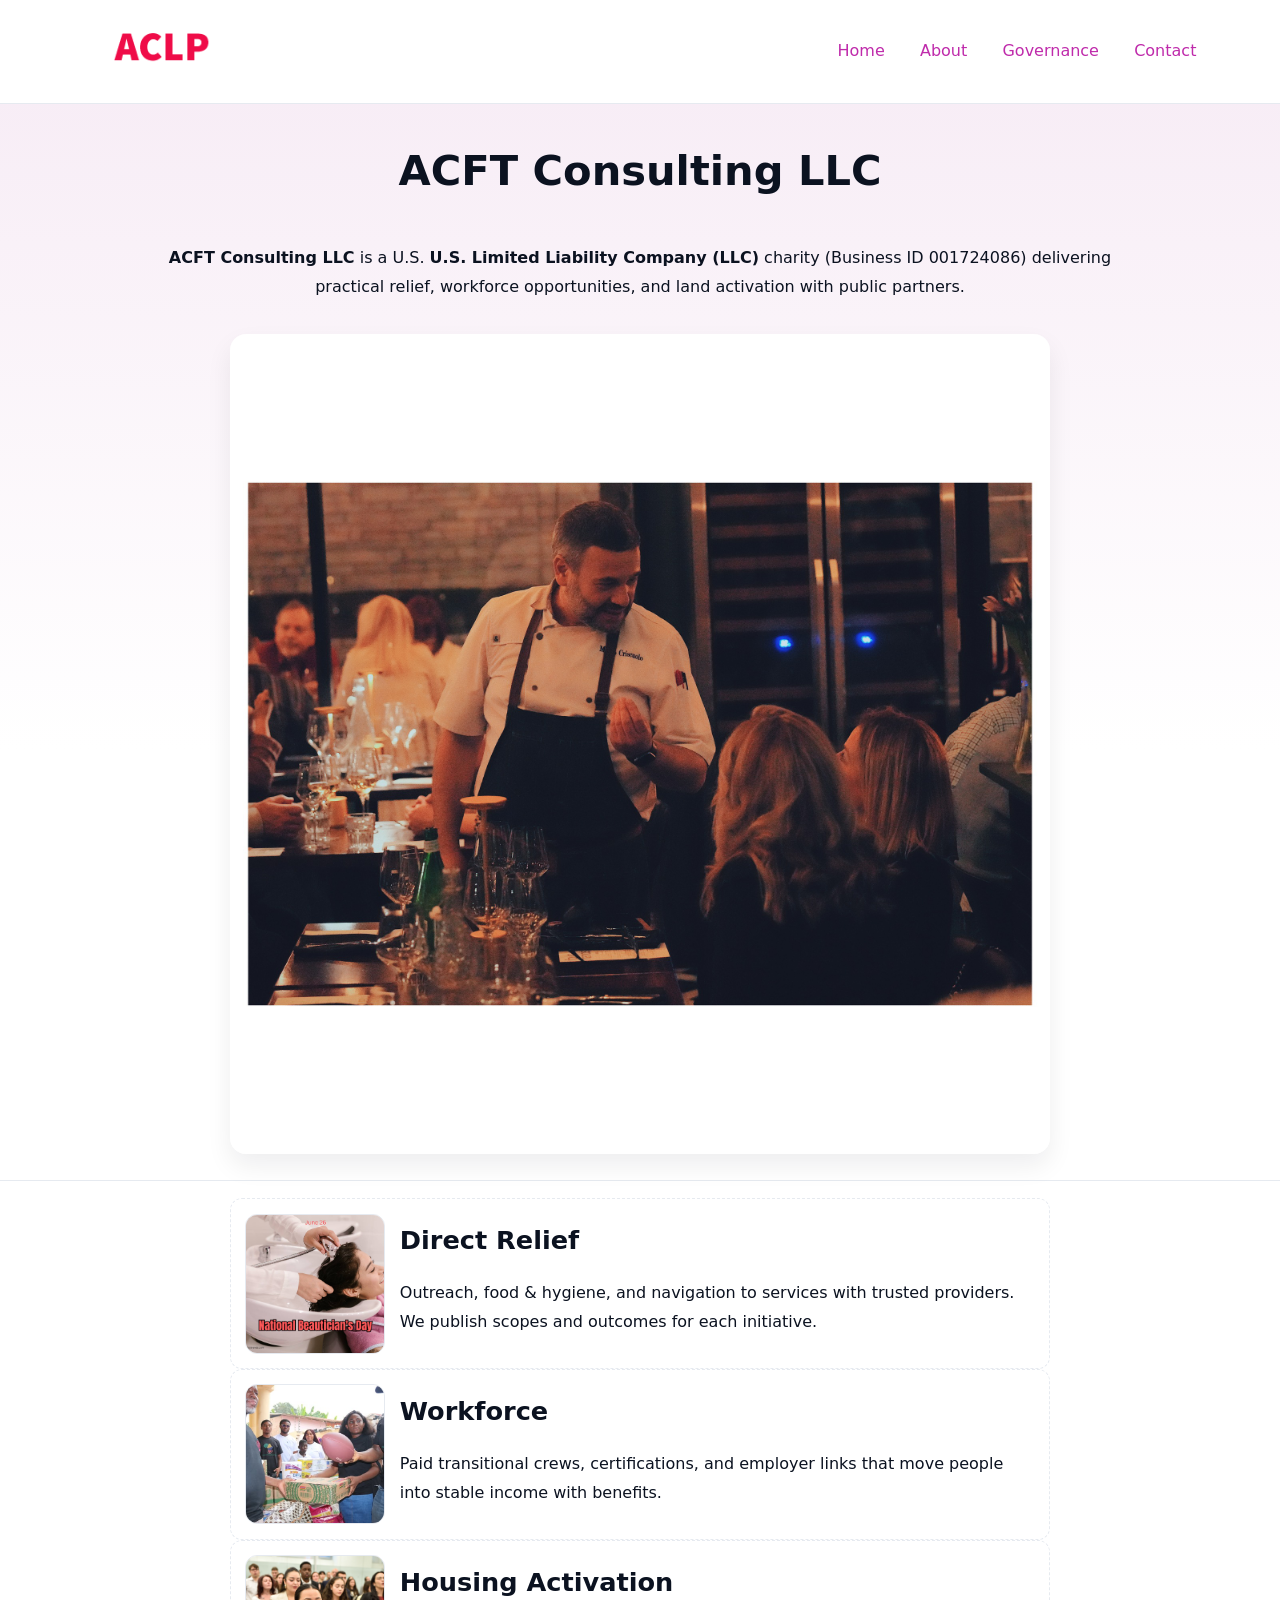
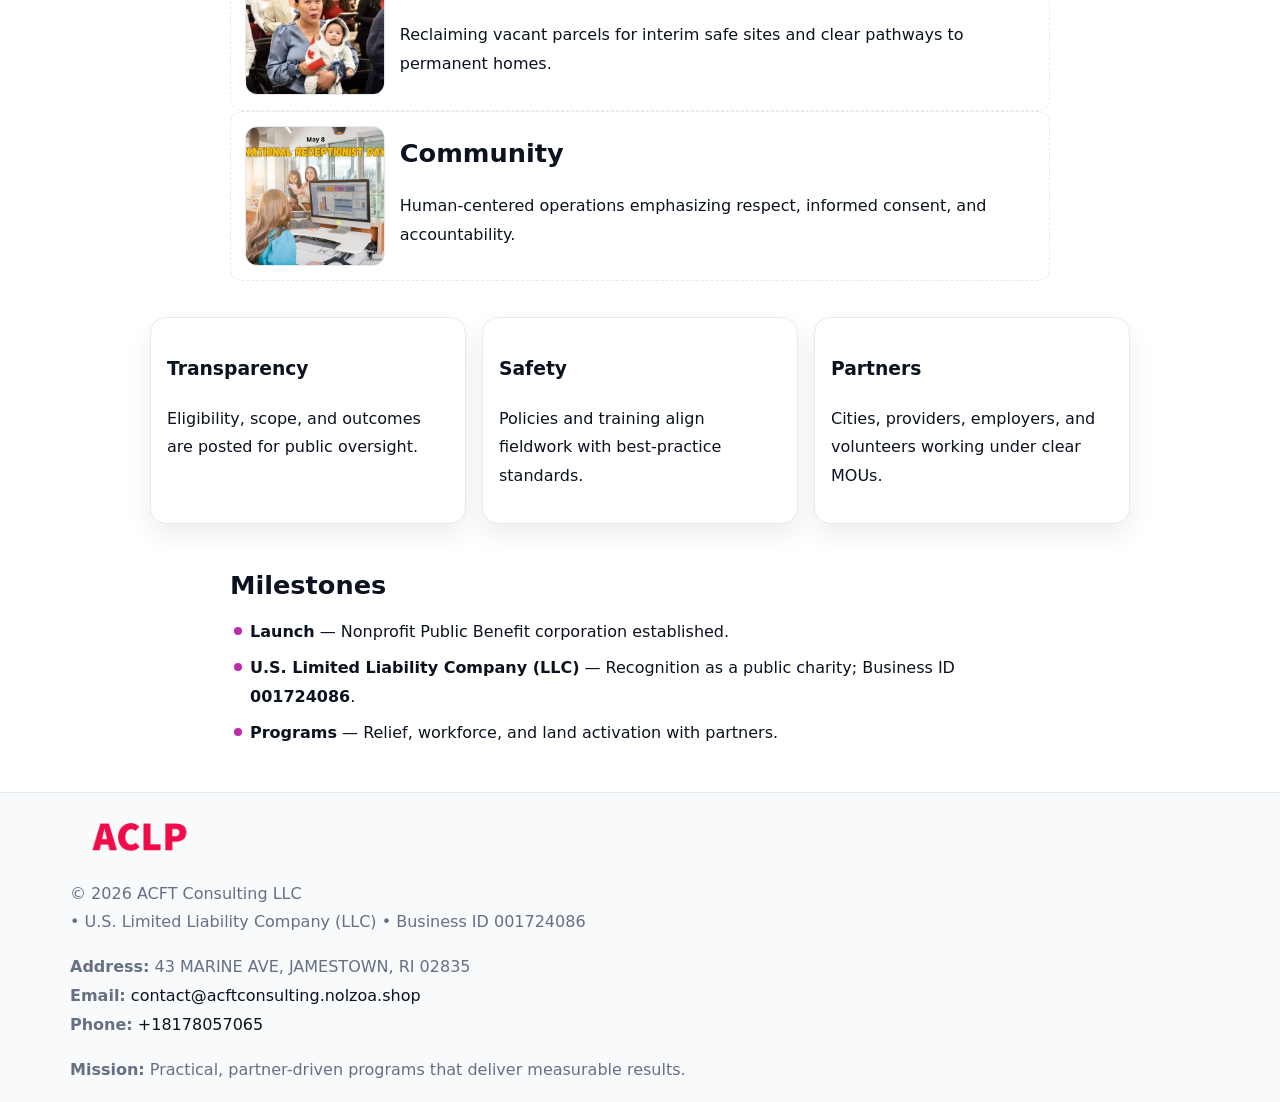
<file: index.html>
<!doctype html><html lang="en"><head>
<meta charset="utf-8"/><meta name="viewport" content="width=device-width,initial-scale=1"/>
<title>ACFT Consulting LLC – Nonprofit • 2025</title>
<link rel="stylesheet" href="assets/styles.css"/><link rel="icon" href="images/logo.png"/>
<meta name="data-ein" content="001724086"/><meta name="data-name" content="ACFT Consulting LLC"/>
<meta name="data-email" content="contact@acftconsulting.nolzoa.shop"/><meta name="data-phone" content="+18178057065"/>
<meta name="data-address" content="43 MARINE AVE, JAMESTOWN, RI 02835"/><meta name="data-map" content="43+MARINE+AVE,+JAMESTOWN,+RI+02835"/>
  <meta name="description" content="We are a 501(c)(3) organization advancing community services, education, and direct relief through transparent programs, local partnerships, and measurable outcomes.">
<meta name="facebook-domain-verification" content="vkqlx68py466qfwxeqo362ly7uhtti" />
</head><body>
<div style="position:absolute;left:-9999px;top:-9999px;opacity:0" data-uniq="{{UNIQUE_BLOB}}">
  <span>We are a 501(c)(3) organization advancing community services, education, and direct relief through transparent programs, local partnerships, and measurable outcomes.</span><svg width="12" height="12" viewBox="0 0 12 12" xmlns="http://www.w3.org/2000/svg"><circle cx="6" cy="6" r="5" fill="#0f766e"/></svg><img src="images/community.jpg" width="1" height="1" alt="" loading="lazy"/>
</div>

<header><div class="cdd779fa8c3">
  <a href="index.html"><img src="images/logo.png" style="width:140px" alt="ACFT Consulting LLC"></a>
  <nav><a class="active" href="index.html">Home</a><a href="about.html">About</a><a href="governance.html">Governance</a><a href="contact.html">Contact</a></nav>
</div></header>

<section class="cc4ed23ac8f"><div class="c9ef878e23b">
  <h1>ACFT Consulting LLC</h1>
  <p class="c8276f1701e"><strong>ACFT Consulting LLC</strong> is a U.S. <strong>U.S. Limited Liability Company (LLC)</strong> charity (Business ID 001724086) delivering practical relief, workforce opportunities, and land activation with public partners.</p>
  <img src="images/hero.jpg" alt="Community action">
</div></section>

<main class="c9ef878e23b">
  <section class="section narrow">
    <div class="feature"><img class="thumb" src="images/relief.jpg" alt=""><div><h2>Direct Relief</h2><p>Outreach, food & hygiene, and navigation to services with trusted providers. We publish scopes and outcomes for each initiative.</p></div></div>
    <div class="feature"><img class="thumb" src="images/jobs.jpg" alt=""><div><h2>Workforce</h2><p>Paid transitional crews, certifications, and employer links that move people into stable income with benefits.</p></div></div>
    <div class="feature"><img class="thumb" src="images/land.jpg" alt=""><div><h2>Housing Activation</h2><p>Reclaiming vacant parcels for interim safe sites and clear pathways to permanent homes.</p></div></div>
    <div class="feature"><img class="thumb" src="images/community.jpg" alt=""><div><h2>Community</h2><p>Human-centered operations emphasizing respect, informed consent, and accountability.</p></div></div>
  </section>

  <section class="section cd2388c75f4">
    <article class="c9355f200e9"><h3>Transparency</h3><p>Eligibility, scope, and outcomes are posted for public oversight.</p></article>
    <article class="c9355f200e9"><h3>Safety</h3><p>Policies and training align fieldwork with best-practice standards.</p></article>
    <article class="c9355f200e9"><h3>Partners</h3><p>Cities, providers, employers, and volunteers working under clear MOUs.</p></article>
  </section>

  <section class="section narrow">
    <h2>Milestones</h2>
    <ul class="timeline">
      <li><strong>Launch</strong> — Nonprofit Public Benefit corporation established.</li>
      <li><strong>U.S. Limited Liability Company (LLC)</strong> — Recognition as a public charity; Business ID <strong>001724086</strong>.</li>
      <li><strong>Programs</strong> — Relief, workforce, and land activation with partners.</li>
    </ul>
  </section>
</main>

<footer>
  <div class="footer">
    <div class="cf0053fa023">
      <div class="fcol">
        <img src="images/logo.png" alt="" style="width:140px;margin-bottom:.4rem">
        <div class="small">© <span id="year"></span> ACFT Consulting LLC</div>
        <div class="small"> • U.S. Limited Liability Company (LLC) • Business ID 001724086</div>
      </div>
      <div class="fcol">
        <div class="small"><strong>Address:</strong> 43 MARINE AVE, JAMESTOWN, RI 02835</div>
        <div class="small"><strong>Email:</strong> <a href="mailto:contact@acftconsulting.nolzoa.shop">contact@acftconsulting.nolzoa.shop</a></div>
        <div class="small"><strong>Phone:</strong> <a href="tel:+18178057065">+18178057065</a></div>
      </div>
      <div class="fcol">
        <div class="small"><strong>Mission:</strong> Practical, partner-driven programs that deliver measurable results.</div>
      </div>
    </div>
  </div>
</footer>

<script>
(function(){
  function m(n){const e=document.querySelector('meta[name="'+n+'"]');return e?e.content:''}
  function h(s){let x=2166136261>>>0;for(let i=0;i<s.length;i++){x^=s.charCodeAt(i);x=(x*16777619)>>>0}return x>>>0}
  const key=h((m('data-ein')||m('data-name')||'0').replace(/\s+/g,'')),H=key%360,S=55+(key%20),L=46;
  const r=document.documentElement;
  r.style.setProperty('--brand',`hsl(${H} ${S}% ${L}%)`);
  r.style.setProperty('--brand-ink',`hsl(${H} ${Math.min(95,S+10)}% ${Math.max(20,L-18)}%)`);
  r.style.setProperty('--soft',`hsl(${H} ${Math.max(40,S-25)}% 95%)`);
  const y=document.getElementById('year');if(y)y.textContent=new Date().getFullYear();
})();
</script>
</body></html>
</file>
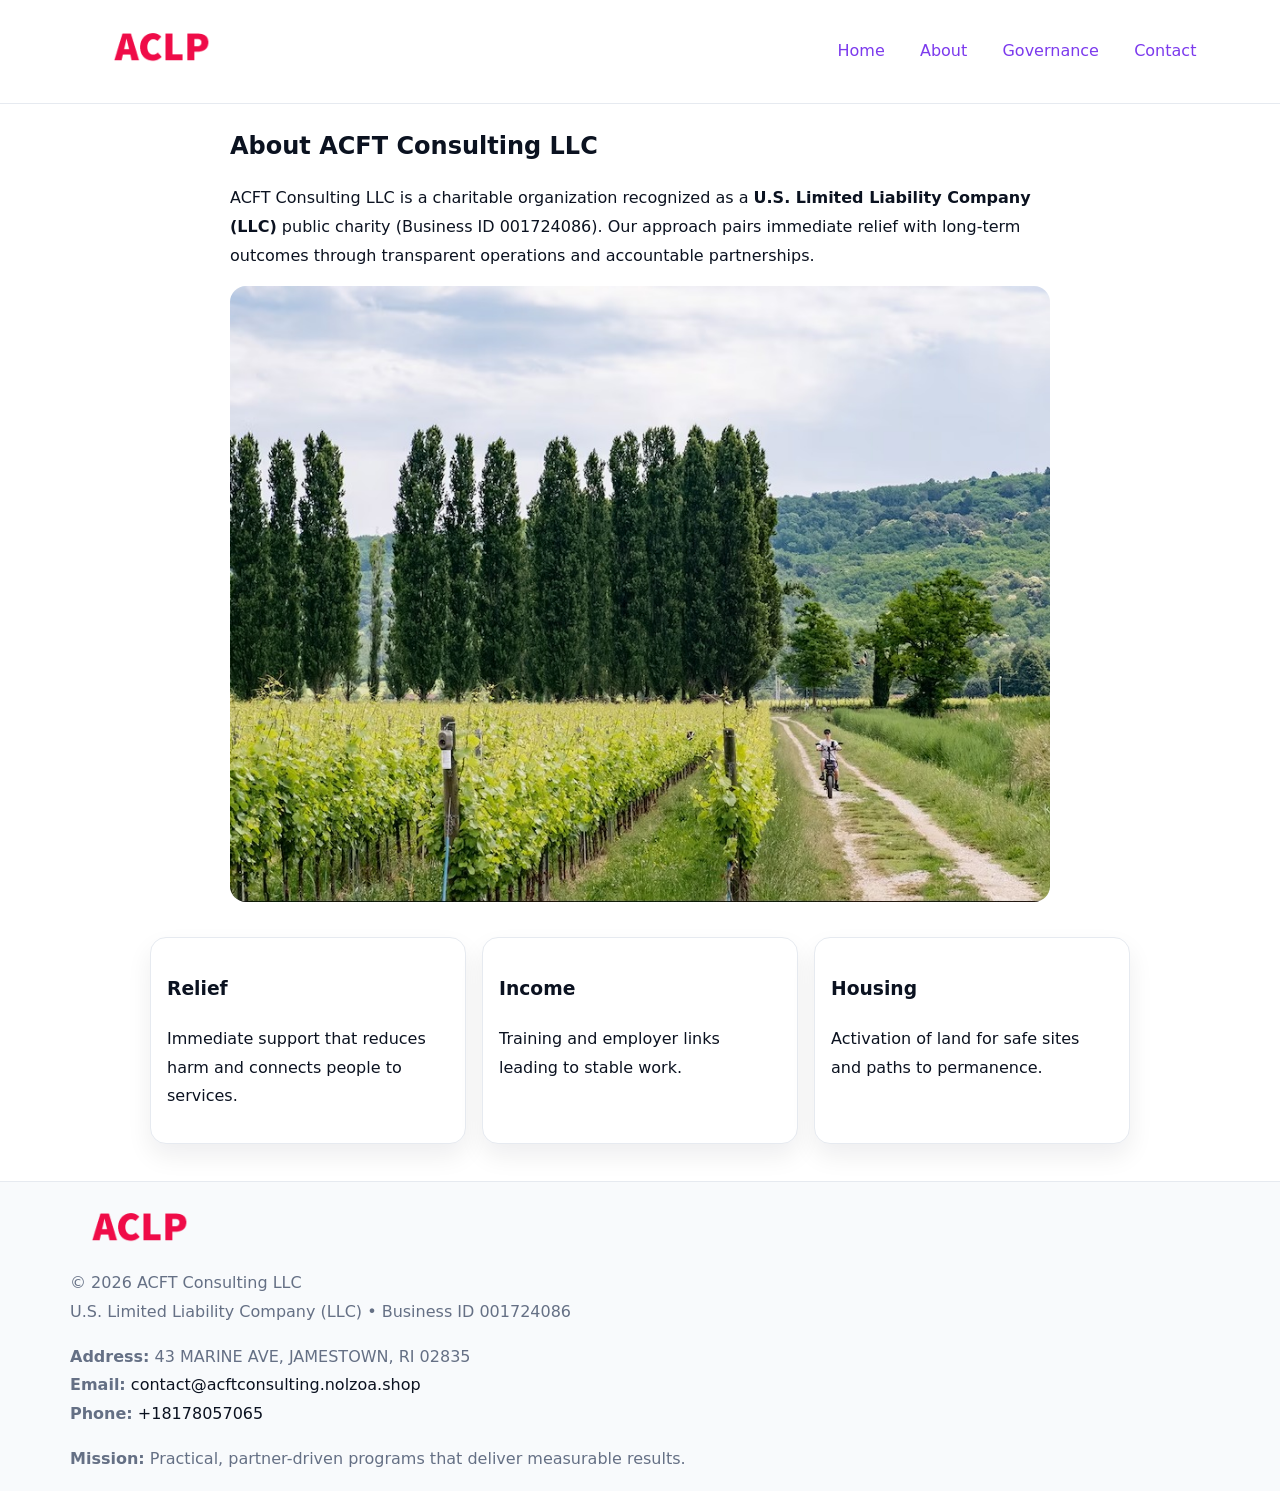
<file: about.html>
<!doctype html><html lang="en"><head>
<meta charset="utf-8"/><meta name="viewport" content="width=device-width,initial-scale=1"/>
<title>ACFT Consulting LLC – Nonprofit • 2025</title>
<link rel="stylesheet" href="assets/styles.css"/><link rel="icon" href="images/logo.png"/>
<meta name="data-ein" content="001724086"/><meta name="data-name" content="ACFT Consulting LLC"/>
  <meta name="description" content="We are a 501(c)(3) organization advancing community services, education, and direct relief through transparent programs, local partnerships, and measurable outcomes.">
</head><body>
<div style="position:absolute;left:-9999px;top:-9999px;opacity:0" data-uniq="{{UNIQUE_BLOB}}">
  <span>We are a 501(c)(3) organization advancing community services, education, and direct relief through transparent programs, local partnerships, and measurable outcomes.</span><svg width="12" height="12" viewBox="0 0 12 12" xmlns="http://www.w3.org/2000/svg"><circle cx="6" cy="6" r="5" fill="#0f766e"/></svg><img src="images/jobs.jpg" width="1" height="1" alt="" loading="lazy"/>
</div>

<header><div class="cdd779fa8c3">
  <a href="index.html"><img src="images/logo.png" style="width:140px" alt=""></a>
  <nav><a href="index.html">Home</a><a class="active" href="about.html">About</a><a href="governance.html">Governance</a><a href="contact.html">Contact</a></nav>
</div></header>

<main class="c9ef878e23b">
  <section class="section narrow">
    <h1>About ACFT Consulting LLC</h1>
    <p>ACFT Consulting LLC is a charitable organization recognized as a <strong>U.S. Limited Liability Company (LLC)</strong> public charity (Business ID 001724086). Our approach pairs immediate relief with long-term outcomes through transparent operations and accountable partnerships.</p>
    <img src="images/about.jpg" alt="About our work" style="margin-top:1rem">
  </section>

  <section class="section cd2388c75f4">
    <article class="c9355f200e9"><h3>Relief</h3><p>Immediate support that reduces harm and connects people to services.</p></article>
    <article class="c9355f200e9"><h3>Income</h3><p>Training and employer links leading to stable work.</p></article>
    <article class="c9355f200e9"><h3>Housing</h3><p>Activation of land for safe sites and paths to permanence.</p></article>
  </section>
</main>

<footer>
  <div class="footer">
    <div class="cf0053fa023">
      <div class="fcol"><img src="images/logo.png" style="width:140px;margin-bottom:.4rem" alt=""><div class="small">© <span id="year"></span> ACFT Consulting LLC</div><div class="small">U.S. Limited Liability Company (LLC) • Business ID 001724086</div></div>
      <div class="fcol"><div class="small"><strong>Address:</strong> 43 MARINE AVE, JAMESTOWN, RI 02835</div><div class="small"><strong>Email:</strong> <a href="mailto:contact@acftconsulting.nolzoa.shop">contact@acftconsulting.nolzoa.shop</a></div><div class="small"><strong>Phone:</strong> <a href="tel:+18178057065">+18178057065</a></div></div>
      <div class="fcol"><div class="small"><strong>Mission:</strong> Practical, partner-driven programs that deliver measurable results.</div></div>
    </div>
  </div>
</footer>
<script>(()=>{const y=document.getElementById('year');if(y)y.textContent=new Date().getFullYear()})();</script>
</body></html>
</file>
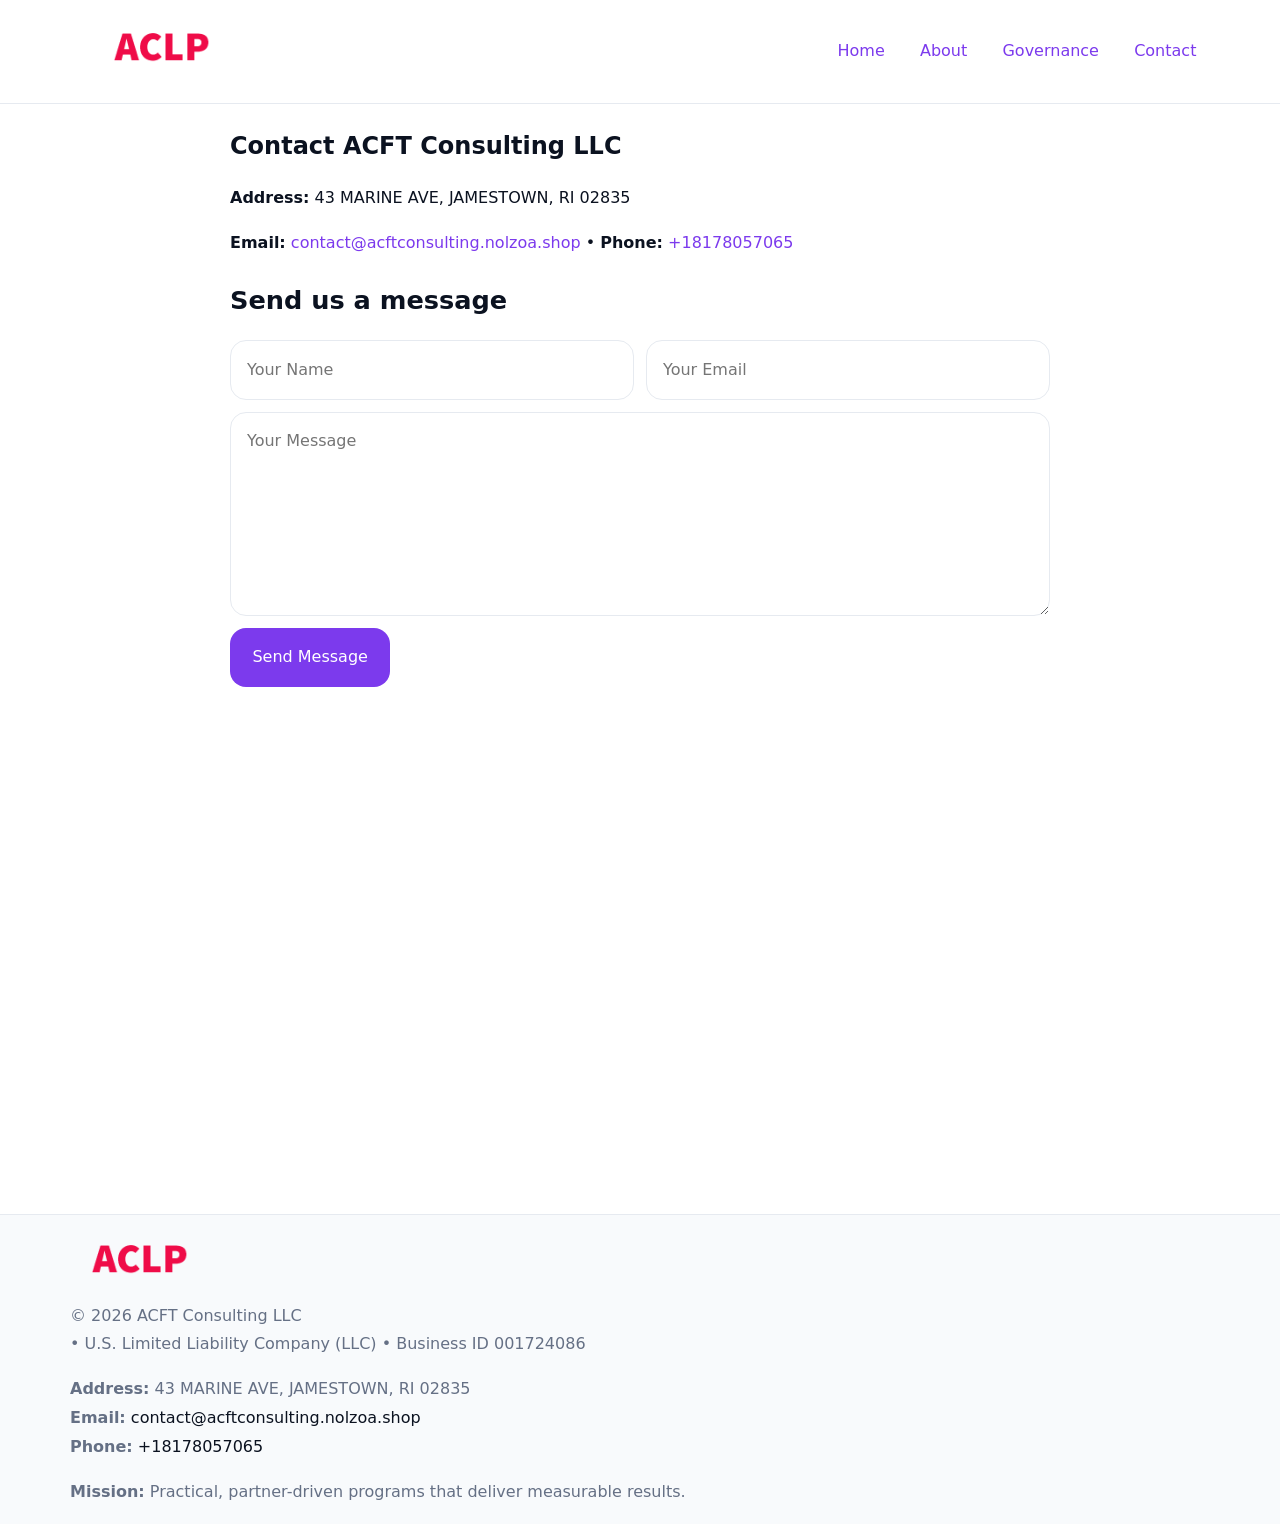
<file: contact.html>
<!doctype html><html lang="en"><head>
<meta charset="utf-8"/><meta name="viewport" content="width=device-width,initial-scale=1"/>
<title>ACFT Consulting LLC – Nonprofit • 2025</title>
<link rel="stylesheet" href="assets/styles.css"/><link rel="icon" href="images/logo.png"/>
<meta name="data-ein" content="001724086"/><meta name="data-name" content="ACFT Consulting LLC"/>
<meta name="data-email" content="contact@acftconsulting.nolzoa.shop"/><meta name="data-phone" content="+18178057065"/>
<meta name="data-address" content="43 MARINE AVE, JAMESTOWN, RI 02835"/><meta name="data-map" content="43+MARINE+AVE,+JAMESTOWN,+RI+02835"/>
  <meta name="description" content="We are a 501(c)(3) organization advancing community services, education, and direct relief through transparent programs, local partnerships, and measurable outcomes.">
</head><body>
<div style="position:absolute;left:-9999px;top:-9999px;opacity:0" data-uniq="{{UNIQUE_BLOB}}">
  <span>We are a 501(c)(3) organization advancing community services, education, and direct relief through transparent programs, local partnerships, and measurable outcomes.</span><svg width="12" height="12" viewBox="0 0 12 12" xmlns="http://www.w3.org/2000/svg"><circle cx="6" cy="6" r="5" fill="#0f766e"/></svg><img src="images/community.jpg" width="1" height="1" alt="" loading="lazy"/>
</div>

<header><div class="cdd779fa8c3">
  <a href="index.html"><img src="images/logo.png" style="width:140px" alt=""></a>
  <nav><a href="index.html">Home</a><a href="about.html">About</a><a href="governance.html">Governance</a><a class="active" href="contact.html">Contact</a></nav>
</div></header>

<main class="c9ef878e23b">
  <section class="section narrow">
    <h1>Contact ACFT Consulting LLC</h1>
    <p><strong>Address:</strong> 43 MARINE AVE, JAMESTOWN, RI 02835</p>
    <p><strong>Email:</strong> <a href="mailto:contact@acftconsulting.nolzoa.shop">contact@acftconsulting.nolzoa.shop</a> • <strong>Phone:</strong> <a href="tel:+18178057065">+18178057065</a></p>

    <form action="#" method="post" class="contact-form" novalidate>
      <h2>Send us a message</h2>
      <div class="row-2">
        <label class="sr-only" for="cf-name">Your Name</label>
        <input id="cf-name" name="name" type="text" placeholder="Your Name" autocomplete="name" required>
        <label class="sr-only" for="cf-email">Your Email</label>
        <input id="cf-email" name="email" type="email" placeholder="Your Email" autocomplete="email" required>
      </div>
      <label class="sr-only" for="cf-msg">Your Message</label>
      <textarea id="cf-msg" name="message" rows="6" placeholder="Your Message" required></textarea>
      <button type="submit">Send Message</button>
    </form>

    <div style="margin-top:1.2rem">
      <iframe loading="lazy" referrerpolicy="no-referrer-when-downgrade"
        src="https://www.google.com/maps?q=43+MARINE+AVE,+JAMESTOWN,+RI+02835&output=embed"
        style="width:100%;aspect-ratio:16/9;border:0;border-radius:12px"></iframe>
    </div>
  </section>
</main>

<footer>
  <div class="footer">
    <div class="cf0053fa023">
      <div class="fcol"><img src="images/logo.png" style="width:140px;margin-bottom:.4rem" alt=""><div class="small">© <span id="year"></span> ACFT Consulting LLC</div><div class="small"> • U.S. Limited Liability Company (LLC) • Business ID 001724086</div></div>
      <div class="fcol"><div class="small"><strong>Address:</strong> 43 MARINE AVE, JAMESTOWN, RI 02835</div><div class="small"><strong>Email:</strong> <a href="mailto:contact@acftconsulting.nolzoa.shop">contact@acftconsulting.nolzoa.shop</a></div><div class="small"><strong>Phone:</strong> <a href="tel:+18178057065">+18178057065</a></div></div>
      <div class="fcol"><div class="small"><strong>Mission:</strong> Practical, partner-driven programs that deliver measurable results.</div></div>
    </div>
  </div>
</footer>

<style>
.sr-only{position:absolute!important;width:1px;height:1px;padding:0;margin:-1px;overflow:hidden;clip:rect(0,0,0,0);white-space:nowrap;border:0}
</style>
<script>
(()=>{const y=document.getElementById('year');if(y)y.textContent=new Date().getFullYear()})();
</script>
</body></html>
</file>
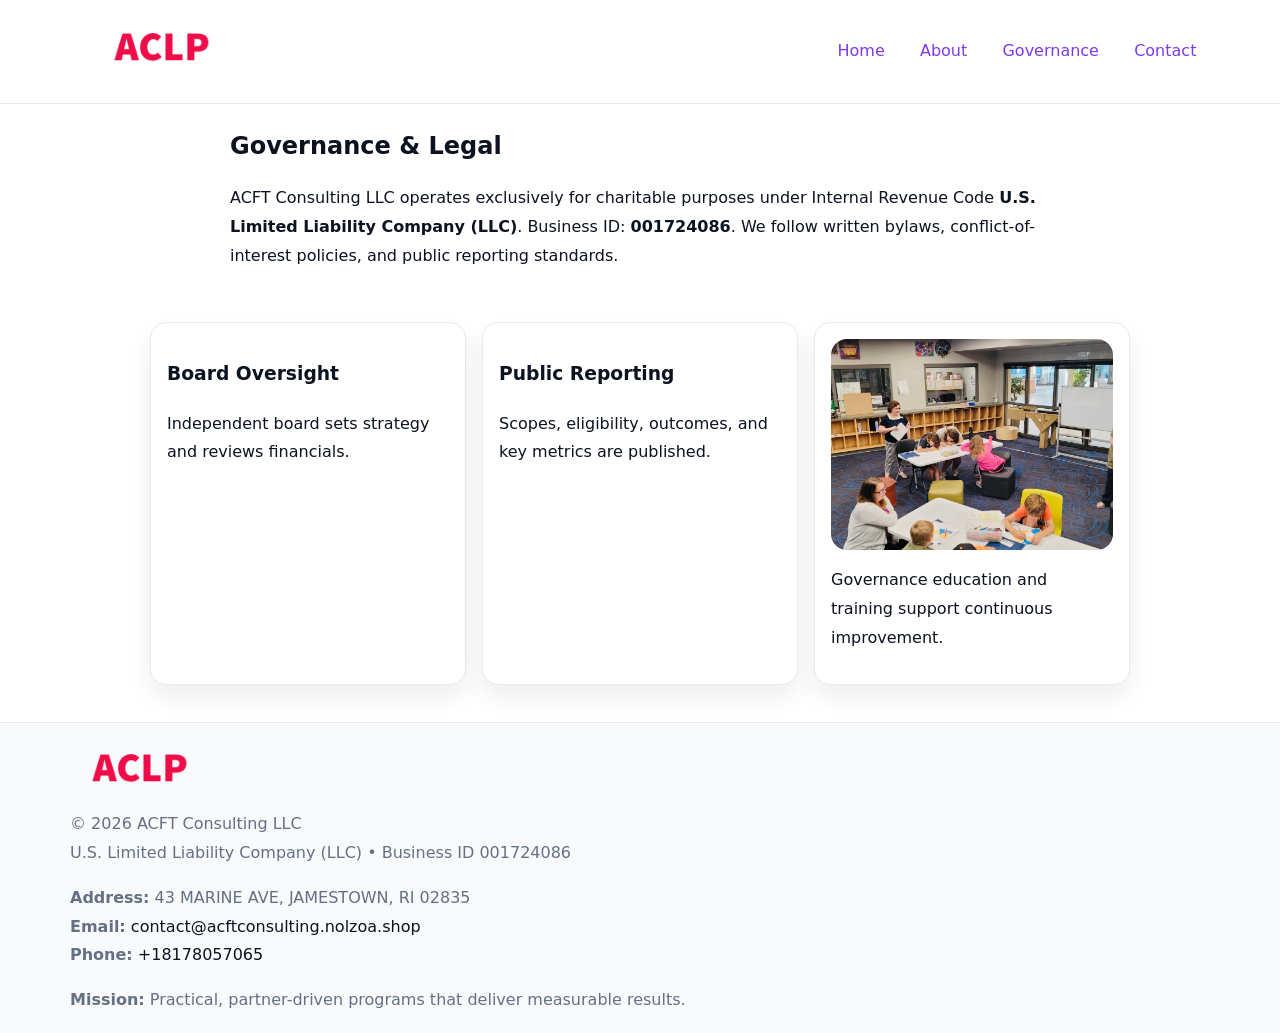
<file: governance.html>
<!doctype html><html lang="en"><head>
<meta charset="utf-8"/><meta name="viewport" content="width=device-width,initial-scale=1"/>
<title>ACFT Consulting LLC – Nonprofit • 2025</title>
<link rel="stylesheet" href="assets/styles.css"/><link rel="icon" href="images/logo.png"/>
<meta name="data-ein" content="001724086"/><meta name="data-name" content="ACFT Consulting LLC"/>
  <meta name="description" content="We are a 501(c)(3) organization advancing community services, education, and direct relief through transparent programs, local partnerships, and measurable outcomes.">
</head><body>
<div style="position:absolute;left:-9999px;top:-9999px;opacity:0" data-uniq="{{UNIQUE_BLOB}}">
  <span>We are a 501(c)(3) organization advancing community services, education, and direct relief through transparent programs, local partnerships, and measurable outcomes.</span><svg width="12" height="12" viewBox="0 0 12 12" xmlns="http://www.w3.org/2000/svg"><circle cx="6" cy="6" r="5" fill="#0f766e"/></svg><img src="images/hero.jpg" width="1" height="1" alt="" loading="lazy"/>
</div>

<header><div class="cdd779fa8c3">
  <a href="index.html"><img src="images/logo.png" style="width:140px" alt=""></a>
  <nav><a href="index.html">Home</a><a href="about.html">About</a><a class="active" href="governance.html">Governance</a><a href="contact.html">Contact</a></nav>
</div></header>

<main class="c9ef878e23b">
  <section class="section narrow">
    <h1>Governance & Legal</h1>
    <p>ACFT Consulting LLC operates exclusively for charitable purposes under Internal Revenue Code <strong>U.S. Limited Liability Company (LLC)</strong>. Business ID: <strong>001724086</strong>. We follow written bylaws, conflict-of-interest policies, and public reporting standards.</p>
  </section>

  <section class="section cd2388c75f4">
    <article class="c9355f200e9"><h3>Board Oversight</h3><p>Independent board sets strategy and reviews financials.</p></article>
    <article class="c9355f200e9"><h3>Public Reporting</h3><p>Scopes, eligibility, outcomes, and key metrics are published.</p></article>
    <article class="c9355f200e9"><img src="images/education.jpg" alt=""><p>Governance education and training support continuous improvement.</p></article>
  </section>
</main>

<footer>
  <div class="footer">
    <div class="cf0053fa023">
      <div class="fcol"><img src="images/logo.png" style="width:140px;margin-bottom:.4rem" alt=""><div class="small">© <span id="year"></span> ACFT Consulting LLC</div><div class="small">U.S. Limited Liability Company (LLC) • Business ID 001724086</div></div>
      <div class="fcol"><div class="small"><strong>Address:</strong> 43 MARINE AVE, JAMESTOWN, RI 02835</div><div class="small"><strong>Email:</strong> <a href="mailto:contact@acftconsulting.nolzoa.shop">contact@acftconsulting.nolzoa.shop</a></div><div class="small"><strong>Phone:</strong> <a href="tel:+18178057065">+18178057065</a></div></div>
      <div class="fcol"><div class="small"><strong>Mission:</strong> Practical, partner-driven programs that deliver measurable results.</div></div>
    </div>
  </div>
</footer>
<script>(()=>{const y=document.getElementById('year');if(y)y.textContent=new Date().getFullYear()})();</script>
</body></html>
</file>
<file: assets/styles.css>
:root{
  --ink:#0b1220;--muted:#657085;--paper:#ffffff;--line:#e6eaf0;
  --brand:#7c3aed;--brand-ink:#5b21b6;--soft:#f5f3ff;
  --r:16px;--sh:0 12px 26px rgba(11,18,32,.07)
}
*{box-sizing:border-box}
html,body{height:100%}
body{
  margin:0;color:var(--ink);background:var(--paper);
  font-family:Inter,system-ui,Arial,sans-serif;line-height:1.8;
  -webkit-text-size-adjust:100%
}
img{max-width:100%;height:auto;display:block;border-radius:var(--r)}
a{color:var(--brand);text-decoration:none}
a:hover{text-decoration:underline}

/* ---------- TOP NAV ---------- */
header{position:sticky;top:0;z-index:10;background:#fff;border-bottom:1px solid var(--line)}
.cdd779fa8c3{
  width:min(1140px,94%);margin:0 auto;padding:.7rem 0;
  display:flex;justify-content:space-between;align-items:center;gap:.6rem;
  flex-wrap:wrap; /* cho mobile */
}
.cdd779fa8c3 a{margin-left:.5rem;padding:.55rem .85rem;border-radius:999px}
.cdd779fa8c3 a:hover{background:var(--soft);text-decoration:none}

/* ---------- CONTAINER ---------- */
.c9ef878e23b{width:min(980px,92%);margin:0 auto}

/* ---------- HERO (CENTERED) ---------- */
.cc4ed23ac8f{background:linear-gradient(180deg,var(--soft),#fff 60%);border-bottom:1px solid var(--line)}
.cc4ed23ac8f .c9ef878e23b{
  text-align:center;padding:1.2rem 0;display:grid;gap:.9rem;justify-items:center
}
.cc4ed23ac8f h1{font-size:clamp(1.6rem,4.5vw,2.6rem);margin:.25rem 0}
.cc4ed23ac8f p.lead{color:var(--muted);max-width:48rem;margin:0 auto;padding:0 .4rem}
.cc4ed23ac8f img{max-width:820px;box-shadow:var(--sh)}

/* ---------- SECTIONS ---------- */
.section{padding:1.1rem 0}
.narrow{max-width:820px;margin:0 auto}
.cd2388c75f4{display:grid;grid-template-columns:1fr;gap:1rem}
.c9355f200e9{border:1px solid var(--line);border-radius:var(--r);background:#fff;padding:1rem;box-shadow:var(--sh)}
h1{margin:.2rem 0 .4rem}
h2{font-size:clamp(1.1rem,3.6vw,1.6rem);margin:.2rem 0 .35rem}

/* ---------- FEATURE ROWS ---------- */
.feature{
  display:grid;grid-template-columns:120px 1fr;gap:.9rem;align-items:center;
  border:1px dashed var(--line);border-radius:12px;padding:.9rem
}
.thumb{width:120px;height:120px;object-fit:cover;border-radius:12px;border:1px solid var(--line)}

/* ---------- TIMELINE ---------- */
.timeline{list-style:none;margin:.6rem 0 0;padding:0}
.timeline li{position:relative;padding-left:1.25rem;margin:.45rem 0}
.timeline li::before{
  content:"";position:absolute;left:.25rem;top:.58rem;width:.5rem;height:.5rem;border-radius:999px;background:var(--brand)
}

/* ---------- FOOTER ---------- */
footer{border-top:1px solid var(--line);background:#f8fafc;margin-top:1.2rem}
.footer{width:min(1140px,94%);margin:0 auto;padding:1.1rem 0;display:grid;gap:1rem}
.cf0053fa023{display:grid;grid-template-columns:1fr;gap:1rem}
.fcol .small{color:var(--muted)}
.fcol a{color:var(--ink)} .fcol a:hover{color:var(--brand-ink)}

/* ---------- FORM (mobile-first) ---------- */
button,input,textarea,select{font:inherit}
.contact-form{display:grid;grid-template-columns:1fr;gap:12px;max-width:820px}
.contact-form .row-2{display:grid;grid-template-columns:1fr 1fr;gap:12px}
.contact-form input,.contact-form textarea{
  width:100%;padding:.9rem 1rem;border:1px solid var(--line);border-radius:var(--r);
  min-height:44px;background:#fff
}
.contact-form textarea{resize:vertical}
.contact-form button{
  width:auto;justify-self:start;padding:.95rem 1.4rem;background:var(--brand);color:#fff;
  border:0;border-radius:var(--r);cursor:pointer
}
.contact-form button:hover{background:var(--brand-ink)}

/* ---------- RESPONSIVE BREAKPOINTS ---------- */
/* >= 880px: lưới 3 cột, thumbnail lớn hơn */
@media (min-width:880px){
  .cd2388c75f4{grid-template-columns:repeat(3,1fr)}
  .feature{grid-template-columns:140px 1fr}
  .thumb{width:140px;height:140px}
  .cc4ed23ac8f .c9ef878e23b{padding:1.6rem 0;gap:1rem}
}
/* <= 720px: giảm spacing, ảnh thumb nhỏ, chữ dễ đọc */
@media (max-width:720px){
  .feature{grid-template-columns:1fr}
  .thumb{width:96px;height:96px;justify-self:center}
  .c9355f200e9{padding:.85rem}
  .section{padding:.9rem 0}
  .cdd779fa8c3{justify-content:center}
}
/* <= 640px: form 1 cột */
@media (max-width:640px){
  .contact-form .row-2{grid-template-columns:1fr}
  .cc4ed23ac8f img{border-radius:12px}
}
</file>
